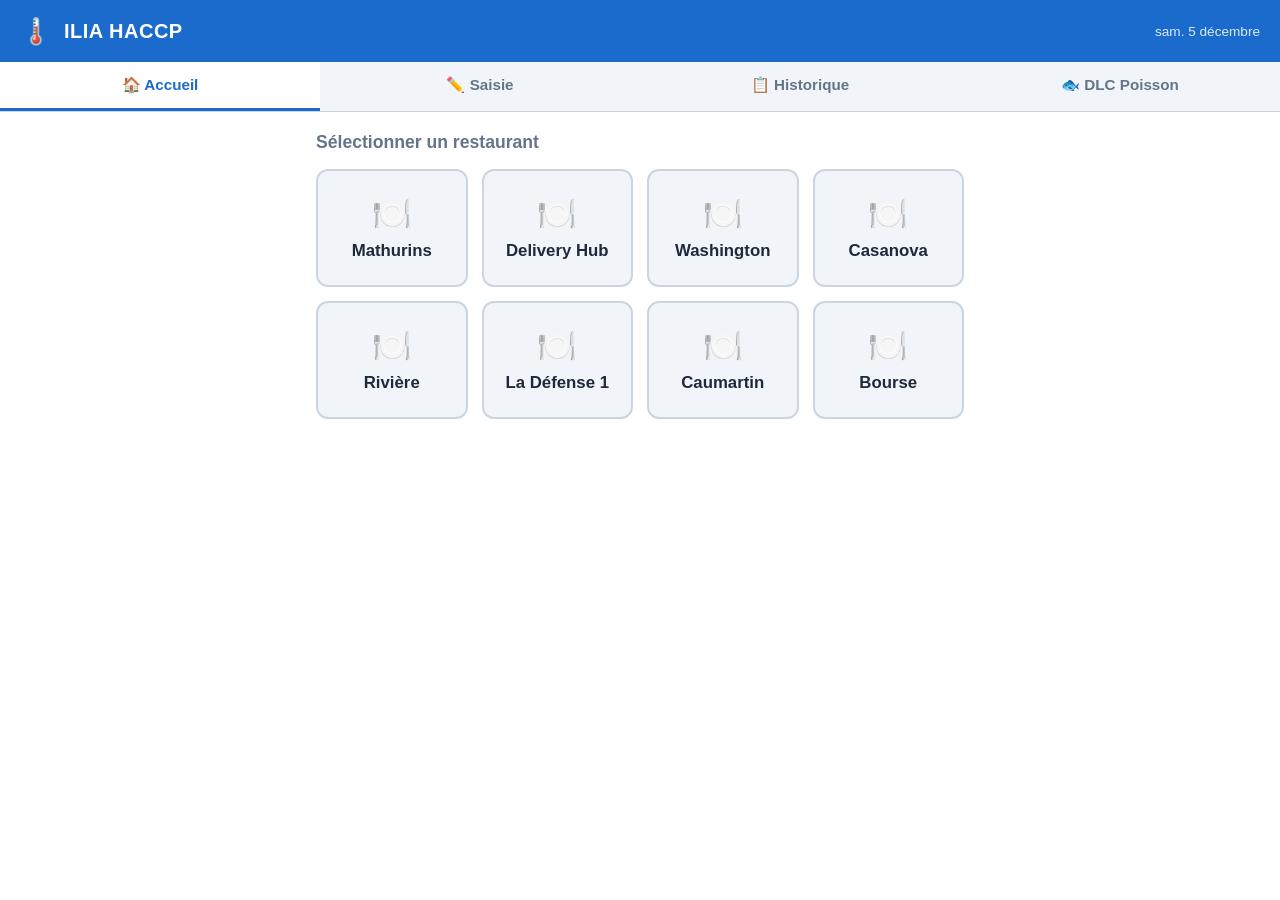
<file: docs/index.html>
<!DOCTYPE html>
<html lang="fr">
<head>
  <meta charset="UTF-8" />
  <meta name="viewport" content="width=device-width, initial-scale=1.0, viewport-fit=cover" />
  <meta name="apple-mobile-web-app-capable" content="yes" />
  <meta name="theme-color" content="#1a6bcc" />
  <title>ILIA HACCP — Températures</title>
  <link rel="stylesheet" href="style.css" />
</head>
<body>

<header>
  <span style="font-size:1.6rem;">🌡️</span>
  <h1>ILIA HACCP</h1>
  <span class="subtitle" id="header-date"></span>
</header>

<nav>
  <button class="active" data-page="home"    onclick="showPage('home')">🏠 Accueil</button>
  <button              data-page="entry"   onclick="showPage('entry')">✏️ Saisie</button>
  <button              data-page="history" onclick="showPage('history')">📋 Historique</button>
  <button              data-page="dlc"     onclick="showPage('dlc')">🐟 DLC Poisson</button>
</nav>

<main>

  <!-- PAGE HOME -->
  <section id="page-home" class="page active">
    <h2 style="margin-bottom:16px;font-size:1.1rem;color:#64748b;">Sélectionner un restaurant</h2>
    <div class="restaurant-grid" id="restaurant-grid"></div>
  </section>

  <!-- PAGE ENTRY -->
  <section id="page-entry" class="page">

    <div id="entry-restaurant-banner"
         style="background:#dbeafe;border-radius:12px;padding:12px 16px;margin-bottom:20px;
                font-weight:700;color:#1a6bcc;font-size:1.05rem;display:none;"></div>

    <div class="form-group">
      <label for="sel-restaurant">Restaurant</label>
      <select id="sel-restaurant" onchange="onRestaurantChange()">
        <option value="">— choisir —</option>
      </select>
    </div>

    <div class="form-group">
      <label for="sel-fridge">Frigo / Congélateur</label>
      <select id="sel-fridge" onchange="onFridgeChange()" disabled>
        <option value="">— choisir un restaurant d'abord —</option>
      </select>
    </div>

    <div class="form-group">
      <label for="inp-employee">Employé</label>
      <select id="inp-employee" onchange="updateSubmitBtn()">
        <option value="">— choisir —</option>
        <option>Julien</option>
        <option>Guillaume</option>
        <option>Thomas</option>
        <option>Marie</option>
        <option>Lucas</option>
        <option>Sophie</option>
        <option>Alex</option>
        <option>Camille</option>
      </select>
    </div>

    <div class="form-group">
      <label for="inp-temp">Température mesurée</label>
      <div class="temp-wrapper">
        <input id="inp-temp" type="number" step="0.1" inputmode="decimal"
               placeholder="0.0" oninput="onTempInput()" />
        <span class="temp-unit">°C</span>
      </div>
      <div class="temp-indicator idle" id="temp-indicator">
        <span id="temp-icon">—</span>
        <span id="temp-label">Saisissez la température</span>
      </div>
    </div>

    <button class="btn btn-success" id="btn-submit" onclick="submitRecord()" disabled>
      ✅ Valider le relevé
    </button>
    <button class="btn btn-outline" onclick="showPage('home')">← Retour</button>
  </section>

  <!-- PAGE DLC POISSON -->
  <section id="page-dlc" class="page">

    <div class="form-group">
      <label for="dlc-restaurant">Restaurant</label>
      <select id="dlc-restaurant" onchange="updateDlcSubmitBtn()">
        <option value="">— choisir —</option>
      </select>
    </div>

    <div class="form-group">
      <label for="dlc-product">Produit</label>
      <select id="dlc-product" onchange="onDlcProductChange()">
        <option value="">— choisir —</option>
        <option>Saumon entier</option>
        <option>Filet de saumon</option>
        <option>Daurade entière</option>
        <option>Filet de daurade</option>
        <option>Bar entier</option>
        <option>Filet de bar</option>
        <option>Thon</option>
        <option>Crevettes</option>
        <option>Poulpe</option>
        <option value="Autre">Autre (saisie libre)</option>
      </select>
    </div>

    <div class="form-group" id="dlc-custom-group" style="display:none;">
      <label for="dlc-product-custom">Nom du produit (libre)</label>
      <input type="text" id="dlc-product-custom" placeholder="ex: Saint-Jacques" oninput="updateDlcSubmitBtn()" />
    </div>

    <div class="form-group">
      <label for="dlc-opened-date">Date d'ouverture</label>
      <input type="date" id="dlc-opened-date" onchange="onDlcDateChange()" />
    </div>

    <div id="dlc-date-display" style="display:none; margin-bottom:20px; padding:14px 16px;
         background:#dbeafe; border-radius:12px; color:#1a6bcc;">
      DLC calculée : <strong id="dlc-date-value" style="font-size:1.1rem;"></strong>
    </div>

    <div class="form-group">
      <label for="dlc-employee">Employé</label>
      <select id="dlc-employee" onchange="updateDlcSubmitBtn()">
        <option value="">— choisir —</option>
        <option>Julien</option>
        <option>Guillaume</option>
        <option>Thomas</option>
        <option>Marie</option>
        <option>Lucas</option>
        <option>Sophie</option>
        <option>Alex</option>
        <option>Camille</option>
      </select>
    </div>

    <button class="btn btn-success" id="btn-dlc-submit" onclick="submitDlcRecord()" disabled>
      🖨️ Enregistrer l'étiquette
    </button>
    <button class="btn btn-outline" onclick="showPage('home')">← Retour</button>

    <div id="dlc-label-preview" style="display:none; margin-top:24px;">
      <div class="label-card" id="dlc-label-card"></div>
      <button class="btn btn-primary" style="margin-top:12px;" onclick="window.print()">
        🖨️ Imprimer
      </button>
    </div>

  </section>

  <!-- PAGE HISTORY -->
  <section id="page-history" class="page">

    <div class="history-filters">
      <select id="hist-restaurant" onchange="loadHistory()">
        <option value="">Tous les restaurants</option>
      </select>
      <input type="date" id="hist-date" onchange="loadHistory()" />
      <button class="btn btn-primary" onclick="loadHistory()">🔄</button>
    </div>

    <div id="history-content">
      <p class="empty-state">Sélectionnez un filtre pour afficher les relevés.</p>
    </div>

    <div id="dlc-history-content" style="margin-top:28px;"></div>

  </section>

</main>

<div id="toast"></div>

<script src="app.js"></script>
</body>
</html>
</file>
<file: docs/style.css>
/* ── Reset & base ── */
*, *::before, *::after { box-sizing: border-box; margin: 0; padding: 0; }

:root {
  --blue:   #1a6bcc;
  --green:  #16a34a;
  --red:    #dc2626;
  --orange: #ea580c;
  --gray:   #f1f5f9;
  --border: #cbd5e1;
  --text:   #1e293b;
  --muted:  #64748b;
  --radius: 12px;
  --shadow: 0 2px 8px rgba(0,0,0,.10);
}

body {
  font-family: -apple-system, BlinkMacSystemFont, "Segoe UI", Roboto, sans-serif;
  background: #fff;
  color: var(--text);
  min-height: 100dvh;
  display: flex;
  flex-direction: column;
}

/* ── Header ── */
header {
  background: var(--blue);
  color: #fff;
  padding: 16px 20px;
  display: flex;
  align-items: center;
  gap: 12px;
  box-shadow: var(--shadow);
}
header h1 { font-size: 1.25rem; font-weight: 700; letter-spacing: .5px; }
header .subtitle { font-size: .85rem; opacity: .85; margin-left: auto; }

/* ── Navigation tabs ── */
nav {
  display: flex;
  background: var(--gray);
  border-bottom: 1px solid var(--border);
}
nav button {
  flex: 1;
  padding: 14px 8px;
  border: none;
  background: transparent;
  font-size: .95rem;
  font-weight: 600;
  color: var(--muted);
  cursor: pointer;
  border-bottom: 3px solid transparent;
  transition: color .15s, border-color .15s;
}
nav button.active {
  color: var(--blue);
  border-bottom-color: var(--blue);
  background: #fff;
}

/* ── Main content ── */
main {
  flex: 1;
  padding: 20px 16px;
  max-width: 680px;
  width: 100%;
  margin: 0 auto;
}

/* ── Section (page) ── */
.page { display: none; }
.page.active { display: block; }

/* ── Restaurant grid ── */
.restaurant-grid {
  display: grid;
  grid-template-columns: repeat(auto-fill, minmax(140px, 1fr));
  gap: 14px;
  margin-top: 8px;
}
.restaurant-card {
  background: var(--gray);
  border: 2px solid var(--border);
  border-radius: var(--radius);
  padding: 24px 12px;
  text-align: center;
  cursor: pointer;
  font-size: 1.05rem;
  font-weight: 700;
  transition: border-color .15s, background .15s, transform .1s;
  user-select: none;
  -webkit-tap-highlight-color: transparent;
}
.restaurant-card:active { transform: scale(.97); }
.restaurant-card.selected,
.restaurant-card:hover { border-color: var(--blue); background: #dbeafe; }
.restaurant-card .icon { font-size: 2rem; display: block; margin-bottom: 8px; }

/* ── Form ── */
.form-group { margin-bottom: 20px; }
label { display: block; font-weight: 600; margin-bottom: 6px; font-size: .95rem; }

select, input[type="number"] {
  width: 100%;
  padding: 16px 14px;
  border: 2px solid var(--border);
  border-radius: var(--radius);
  font-size: 1.1rem;
  color: var(--text);
  background: #fff;
  appearance: none;
  -webkit-appearance: none;
  transition: border-color .15s;
}
select:focus, input[type="number"]:focus {
  outline: none;
  border-color: var(--blue);
}

/* ── Temperature input big ── */
.temp-wrapper {
  position: relative;
}
.temp-wrapper input {
  font-size: 2rem;
  font-weight: 700;
  text-align: center;
  letter-spacing: 2px;
  padding-right: 48px;
}
.temp-unit {
  position: absolute;
  right: 16px;
  top: 50%;
  transform: translateY(-50%);
  font-size: 1.4rem;
  color: var(--muted);
  pointer-events: none;
}

/* ── Temperature indicator ── */
.temp-indicator {
  display: flex;
  align-items: center;
  gap: 10px;
  padding: 12px 16px;
  border-radius: var(--radius);
  font-weight: 600;
  font-size: 1rem;
  margin-top: 10px;
  min-height: 52px;
}
.temp-indicator.ok    { background: #dcfce7; color: var(--green); border: 2px solid #86efac; }
.temp-indicator.warn  { background: #fee2e2; color: var(--red);   border: 2px solid #fca5a5; }
.temp-indicator.idle  { background: var(--gray); color: var(--muted); border: 2px solid var(--border); }

/* ── Buttons ── */
.btn {
  display: block;
  width: 100%;
  padding: 18px;
  border: none;
  border-radius: var(--radius);
  font-size: 1.15rem;
  font-weight: 700;
  cursor: pointer;
  text-align: center;
  transition: opacity .15s, transform .1s;
  -webkit-tap-highlight-color: transparent;
}
.btn:active { transform: scale(.98); }
.btn-primary  { background: var(--blue);  color: #fff; }
.btn-success  { background: var(--green); color: #fff; }
.btn-outline  {
  background: transparent;
  border: 2px solid var(--border);
  color: var(--muted);
  margin-top: 10px;
}
.btn:disabled { opacity: .45; cursor: not-allowed; }

/* ── Toast ── */
#toast {
  position: fixed;
  bottom: 24px;
  left: 50%;
  transform: translateX(-50%) translateY(20px);
  background: #1e293b;
  color: #fff;
  padding: 14px 22px;
  border-radius: 999px;
  font-size: .95rem;
  font-weight: 600;
  opacity: 0;
  transition: opacity .25s, transform .25s;
  pointer-events: none;
  z-index: 99;
  white-space: nowrap;
}
#toast.show {
  opacity: 1;
  transform: translateX(-50%) translateY(0);
}

/* ── History table ── */
.history-filters {
  display: flex;
  gap: 10px;
  margin-bottom: 16px;
  flex-wrap: wrap;
}
.history-filters select,
.history-filters input {
  flex: 1;
  min-width: 120px;
  font-size: .9rem;
  padding: 10px 12px;
}
.history-filters .btn {
  flex: 0 0 auto;
  width: auto;
  padding: 10px 20px;
  font-size: .9rem;
}

.table-wrapper {
  overflow-x: auto;
  border-radius: var(--radius);
  border: 1px solid var(--border);
}
table {
  width: 100%;
  border-collapse: collapse;
  font-size: .9rem;
}
thead { background: var(--blue); color: #fff; }
thead th { padding: 12px 10px; text-align: left; font-weight: 600; white-space: nowrap; }
tbody tr:nth-child(even) { background: var(--gray); }
tbody td { padding: 12px 10px; border-top: 1px solid var(--border); }
.badge {
  display: inline-flex;
  align-items: center;
  gap: 4px;
  padding: 4px 10px;
  border-radius: 999px;
  font-size: .8rem;
  font-weight: 700;
}
.badge.ok   { background: #dcfce7; color: var(--green); }
.badge.warn { background: #fee2e2; color: var(--red); }

.empty-state {
  text-align: center;
  color: var(--muted);
  padding: 40px 20px;
  font-size: .95rem;
}

/* ── Label card ── */
.label-card {
  border: 2px solid var(--border);
  border-radius: var(--radius);
  padding: 20px;
  font-size: 1rem;
  line-height: 2;
  background: #f8fafc;
}

/* ── DLC date input ── */
input[type="date"] {
  width: 100%;
  padding: 16px 14px;
  border: 2px solid var(--border);
  border-radius: var(--radius);
  font-size: 1.1rem;
  color: var(--text);
  background: #fff;
  appearance: none;
  -webkit-appearance: none;
  transition: border-color .15s;
}
input[type="date"]:focus { outline: none; border-color: var(--blue); }

/* ── Custom text input ── */
input[type="text"] {
  width: 100%;
  padding: 16px 14px;
  border: 2px solid var(--border);
  border-radius: var(--radius);
  font-size: 1.1rem;
  color: var(--text);
  background: #fff;
  transition: border-color .15s;
}
input[type="text"]:focus { outline: none; border-color: var(--blue); }

/* ── Responsive tweaks ── */
@media (max-width: 420px) {
  header h1 { font-size: 1.1rem; }
  .restaurant-grid { grid-template-columns: repeat(2, 1fr); }
}

/* ── Print ── */
@media print {
  header, nav, .history-filters, #btn-submit, .btn-outline, #toast { display: none !important; }
  .label-card { border: 2px solid #000; padding: 20px; font-size: 1.1rem; }
}
</file>
